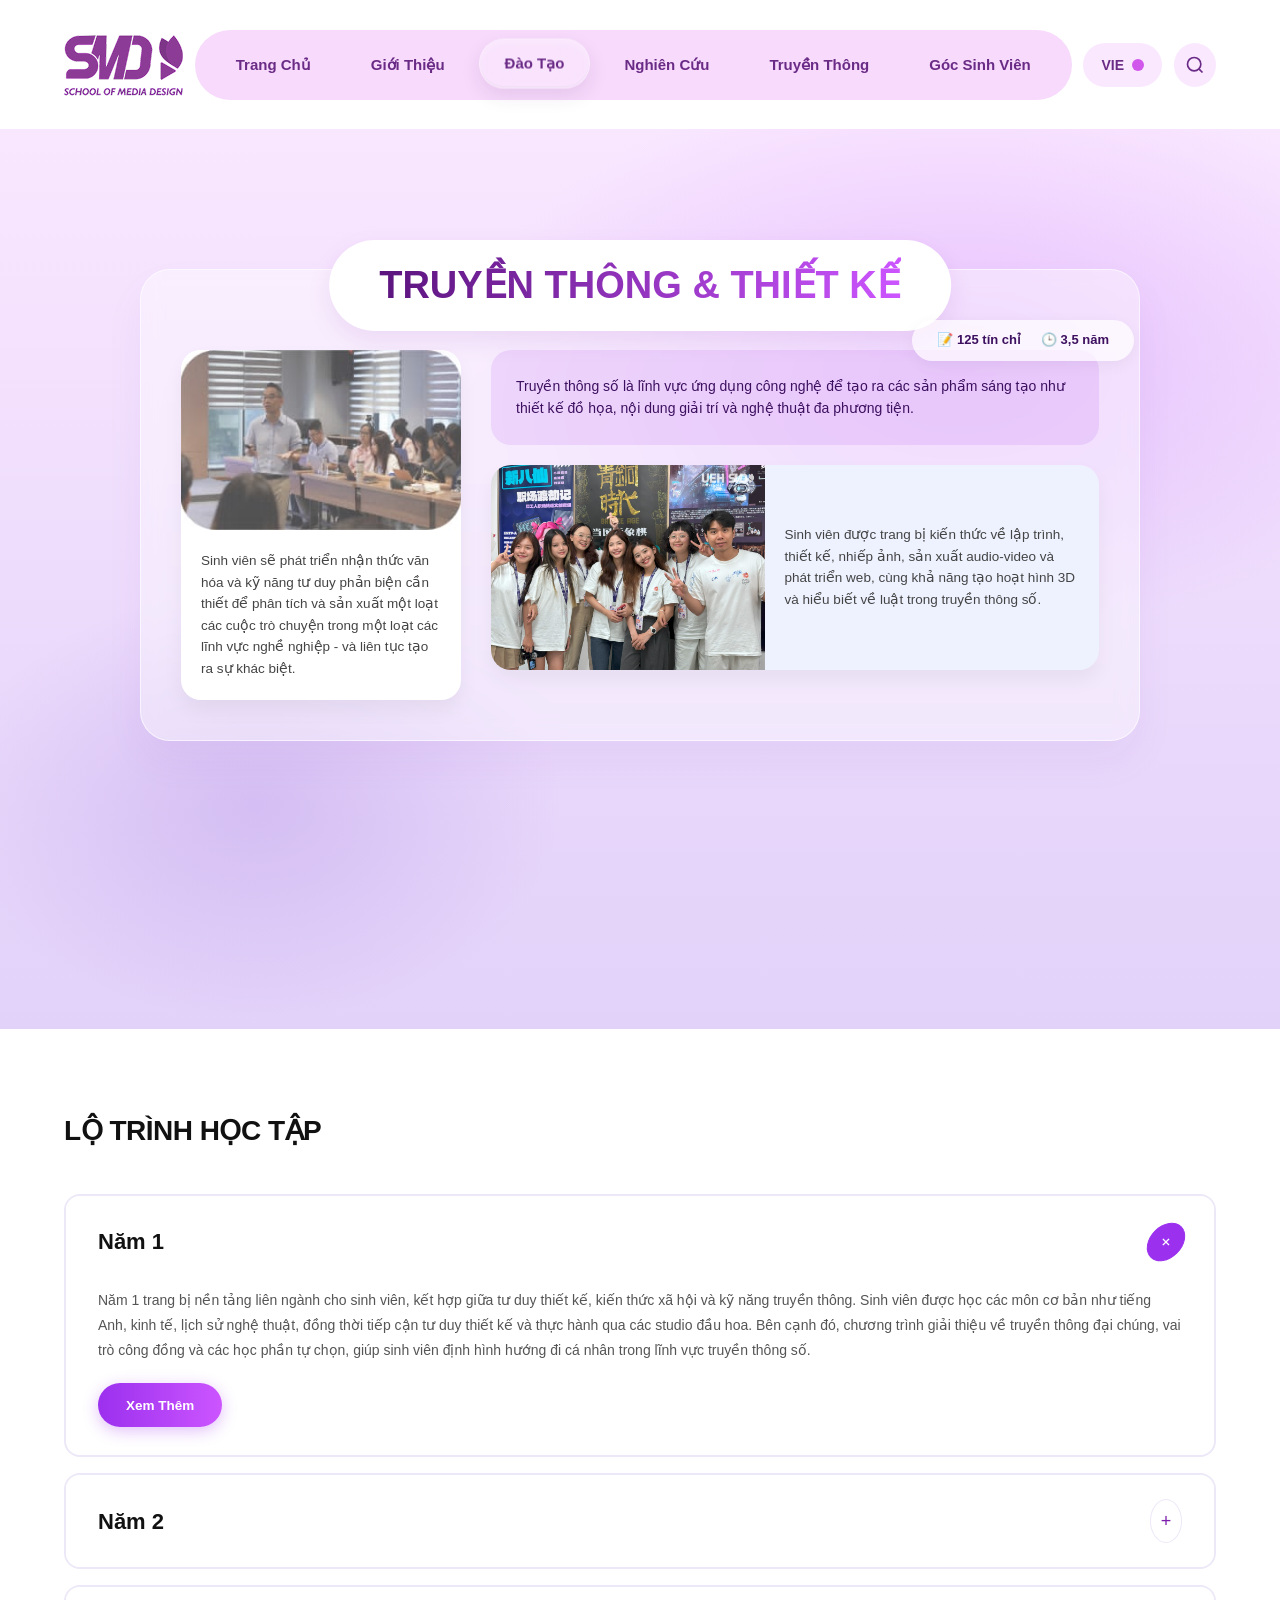
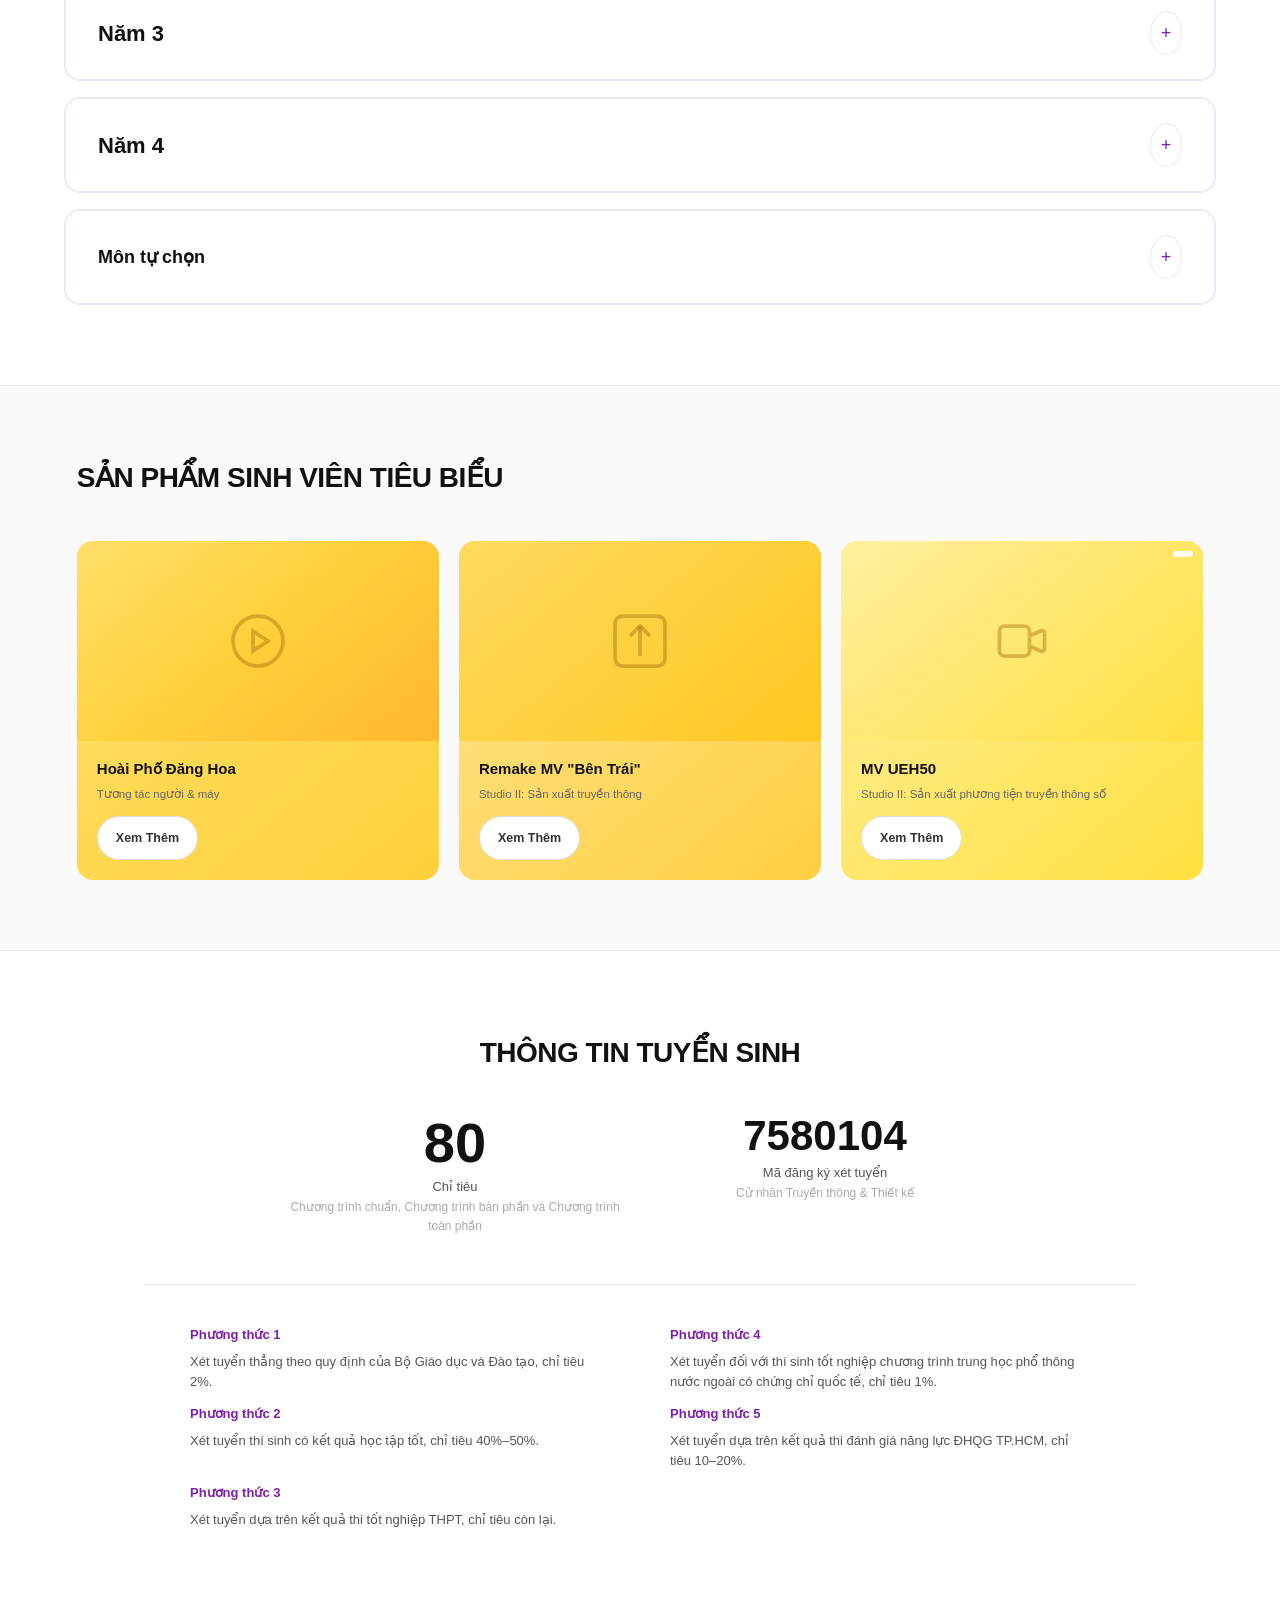
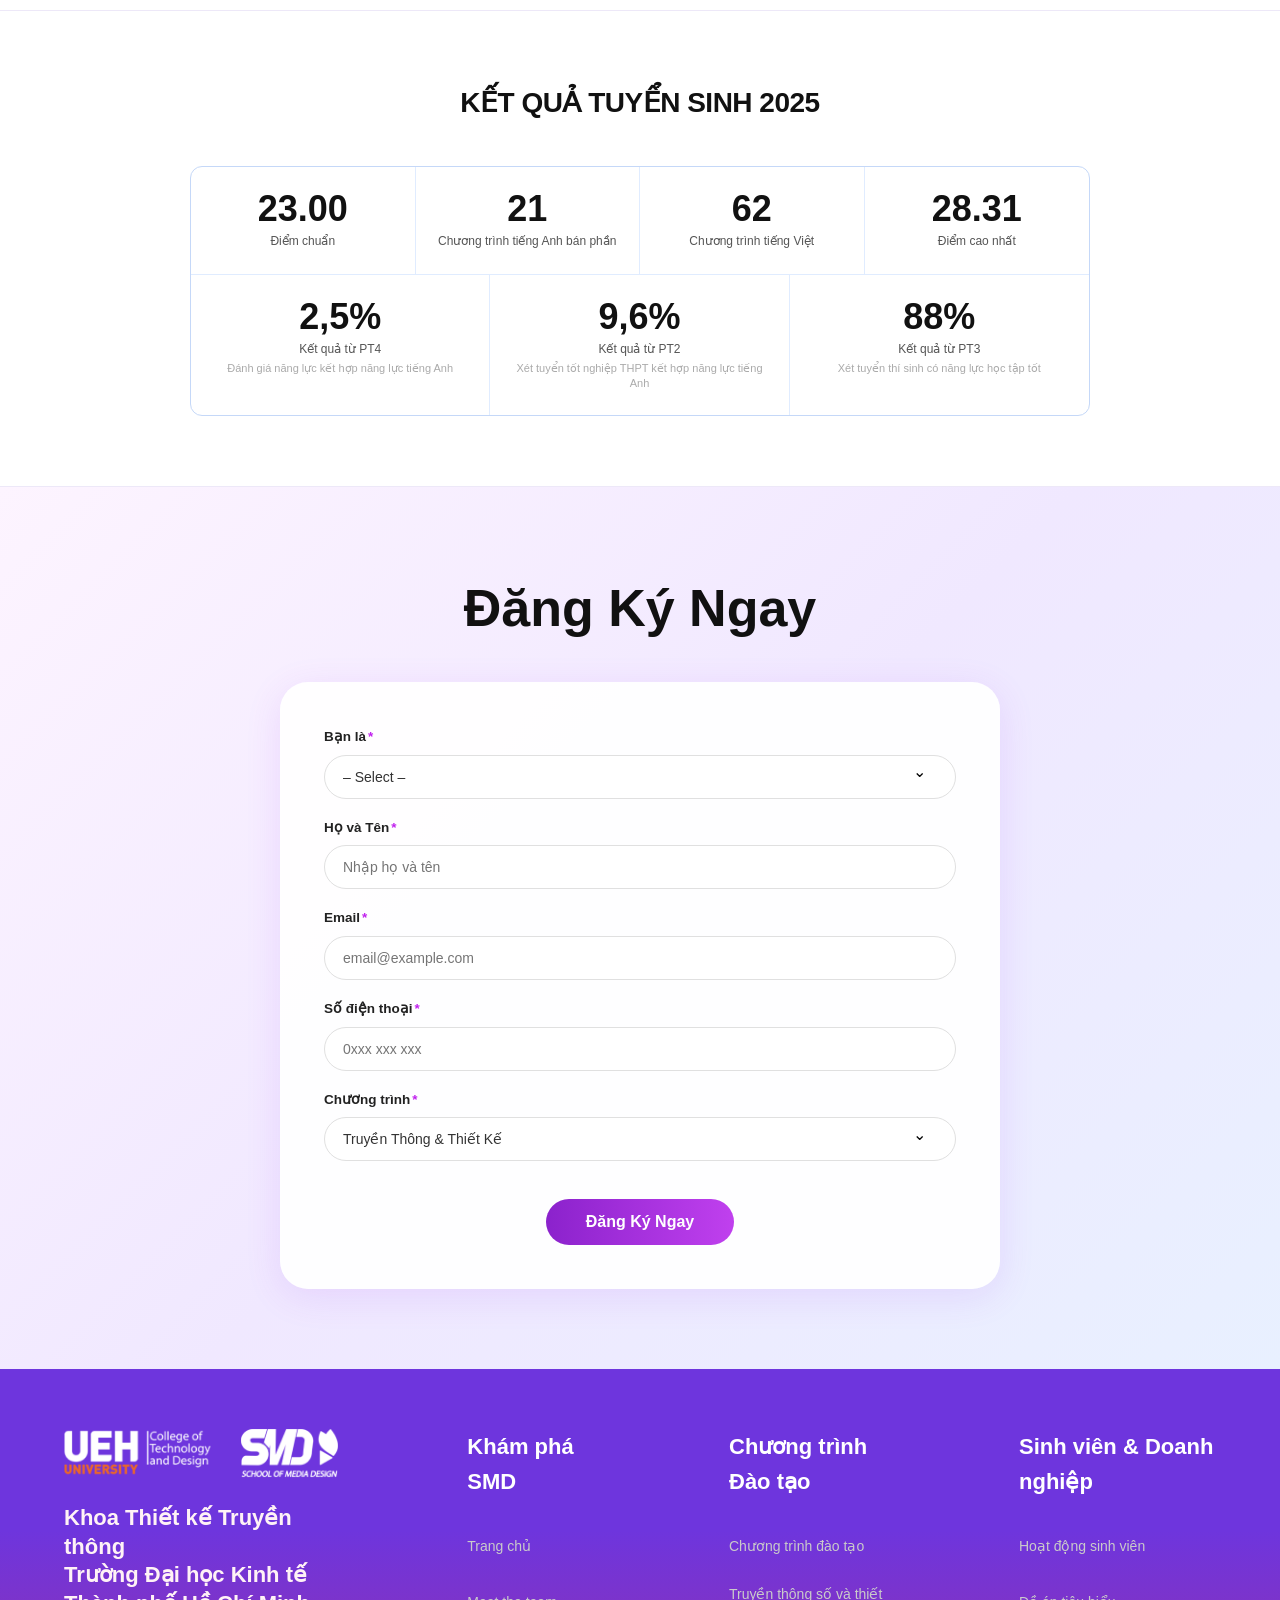
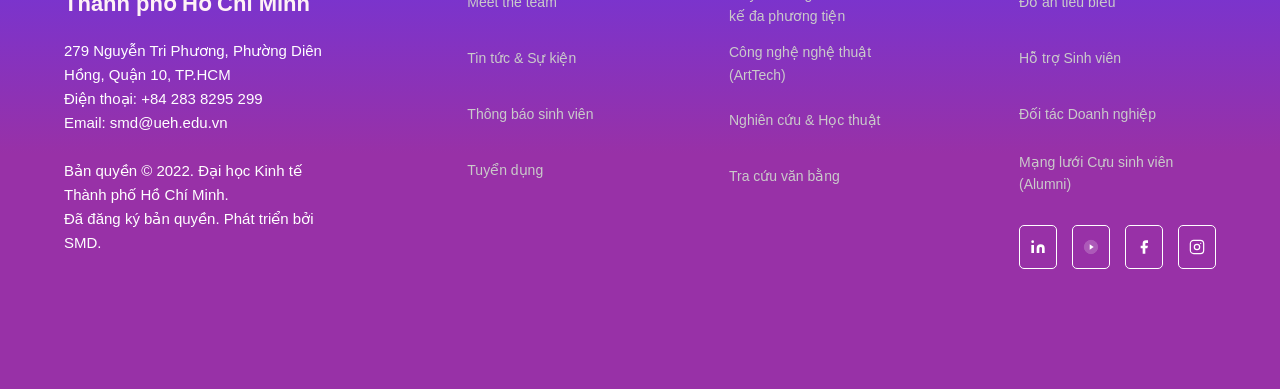
<file: html/truyen-thong-thiet-ke.html>
<!DOCTYPE html>
<html lang="vi">
<head>
<link href="https://fonts.googleapis.com/css2?family=Roboto:ital,wght@0,300;0,400;0,500;0,700;0,900;1,400&display=swap" rel="stylesheet">
<meta charset="UTF-8">
<meta name="viewport" content="width=device-width, initial-scale=1.0">
<title>Truyền Thông & Thiết Kế – SMD</title>
<style>
/* ===== RESET & BASE ===== */
*,*::before,*::after{box-sizing:border-box;margin:0;padding:0}
body{font-family:'Segoe UI',system-ui,sans-serif;color:#111;background:#fff;line-height:1.6}

/* ===== CSS VARIABLES ===== */
:root{
  --purple:#7c1faa;
  --purple-light:#9b30ee;
  --purple-dark:#3d1060;
  --pink-bg:#F7DAFC;
  --pill-bg:rgba(180,80,230,0.92);
  --accent:#cc55ff;
  --text-muted:#555;
  --border:#ede8f8;
  --card-radius:16px;
  --btn-grad:linear-gradient(90deg,#9b30ee,#cc55ff);
}

/* ===== HEADER ===== */
/* ===== RESET & CƠ BẢN ===== */
* {
    margin: 0;
    padding: 0;
    box-sizing: border-box;
    font-family: 'Inter', 'Segoe UI', sans-serif;
}

:root {
    --bg-pink: #F7DAFC; 
    --text-purple: #6a2b86;
    --accent-purple: #7c1faa;
    --glass-inner: rgba(255, 255, 255, 0.25);
    --btn-gradient: linear-gradient(90deg, #9b30ee, #cc55ff);
}
/* #9b30ee, #cc55ff */
body {
    background-color: #ffffff;
    color: #000;
}

/* ===== HEADER & NAV ===== */
.gradient-bg {
    /* Điều chỉnh tâm gradient ra giữa một chút để màu tỏa đều đặn hơn */
    background: radial-gradient(ellipse at 50% 40%, #fbedfe 0%, #e8d5fc 40%, #d8e5ff 70%, #dce8ff 100%);
    position: relative;
    padding-bottom: 0;
}

header {
    display: flex;
    justify-content: space-between;
    align-items: center;
    padding: 22px 5%;
}

.logo {
    display: flex;
    flex-direction: column;
    color: #6a2b86;
}

.logo-icon-wrap {
    display: flex;
    align-items: center;
    gap: 4px;
}
.logo-img {
    height: 48px;
    width: auto;
    object-fit: contain;
    display: block;

    /* ← Thêm dòng này để chuyển sang màu tím #6a2b86 */
    filter: invert(18%) sepia(64%) saturate(1011%) hue-rotate(263deg) brightness(90%) contrast(107%);
}
.logo-main {
    font-size: 38px;
    font-weight: 900;
    font-style: italic;
    line-height: 1;
    color: #7c1faa;
}

.logo-leaf {
    font-size: 22px;
    margin-top: -4px;
}

.logo-sub {
    font-size: 7.5px;
    font-weight: 700;
    letter-spacing: 1.5px;
    color: #6a2b86;
    margin-top: 1px;
}

nav{
    color:#6a2b86;
    background-color: var(--bg-pink);
    padding: 10px 15px;
    border-radius: 60px;
    display: flex;
    align-items: center;
}

nav ul {
    display: flex;
    list-style: none;
    gap: 8px;
    margin: 0;
    padding: 0;
}

nav a {
     text-decoration: none;
    color: var(--text-purple);
    font-weight: 600;
    font-size: 15px;
    padding: 12px 25px;
    border-radius: 50px;
    transition: all 0.4s cubic-bezier(0.4, 0, 0.2, 1);
    border: 1px solid transparent;
    display: block;
}

nav li.active a, nav a:hover {
    background: var(--glass-inner);
    backdrop-filter: blur(15px);
    -webkit-backdrop-filter: blur(15px);
    color: var(--text-purple);
    border: 1px solid rgba(255, 255, 255, 0.35);
    box-shadow: 
        inset 0 4px 6px rgba(255, 255, 255, 0.2), 
        0 8px 20px rgba(90, 26, 97, 0.1),
        inset 0 -1px 1px rgba(0, 0, 0, 0.05);
    transform: translateY(-1.5px);
}

.header-actions {
    display: flex;
    align-items: center;
    gap: 12px;
}

.lang-btn {
    background-color: #fae8ff; /* Sửa màu nền cho khớp */
    border: none;
    padding: 10px 18px;
    border-radius: 30px;
    font-weight: 700;
    font-size: 14px;
    color: #6a2b86;
    display: flex;
    align-items: center;
    gap: 8px;
    cursor: pointer;
}

.lang-btn .dot {
    width: 12px;
    height: 12px;
    background-color: #d156eb;
    border-radius: 50%;
    display: inline-block;
}

.search-btn {
    background-color: #fae8ff; /* Đổi thành nền khối, bỏ viền */
    border: none;
    border-radius: 50%;
    width: 42px;
    height: 42px;
    display: flex;
    justify-content: center;
    align-items: center;
    cursor: pointer;
    color: #6a2b86;
}

/* ===== HERO SECTION ===== */
.pg-hero{
  min-height:100vh;
  background: linear-gradient(180deg, #F9E7FF 0%, #E2D1F9 100%);
  padding: 140px 5% 60px;
  position: relative;
  display: flex;
  justify-content: center;
  align-items: flex-start;
}
.pg-hero::before{
  content:"";position:absolute;inset:0;
  background:radial-gradient(ellipse 55% 45% at 75% 25%,rgba(180,60,255,.2) 0%,transparent 70%),
             radial-gradient(ellipse 40% 40% at 20% 75%,rgba(100,50,200,.15) 0%,transparent 60%);
  pointer-events:none;
}
.hero-container {
  position: relative;
  max-width: 1000px;
  width: 100%;
  background: rgba(255, 255, 255, 0.4);
  backdrop-filter: blur(10px);
  border-radius: 30px;
  padding: 60px 40px 40px;
  border: 1px solid rgba(255, 255, 255, 0.6);
  box-shadow: 0 20px 40px rgba(124, 31, 170, 0.05);
}
/* Thẻ tiêu đề bay lên trên */
.hero-title-pill {
  position: absolute;
  top: -30px;
  left: 50%;
  transform: translateX(-50%);
  background: #fff;
  padding: 15px 50px;
  border-radius: 60px;
  box-shadow: 0 10px 25px rgba(124, 31, 170, 0.1);
  white-space: nowrap;
  z-index: 10;
}
.hero-title-pill h1 {
  font-size: 38px;
  font-weight: 900;
  color: #7c1faa;
  background: linear-gradient(90deg, #5b147d, #cc55ff);
  -webkit-background-clip: text;
  -webkit-text-fill-color: transparent;
}
/* Meta info (Tín chỉ & Năm) */
.hero-meta-overlay {
  position: absolute;
  /* Thay đổi vị trí để né box tiêu đề trắng */
  top: 50px; /* Tăng khoảng cách từ đỉnh xuống để né box */
  right: 5px; /* Khoảng cách từ lề phải, có thể giữ nguyên hoặc chỉnh nhẹ */
  
  display: flex;
  gap: 20px; /* Khoảng cách giữa 2 mục */
  
  background: rgba(255, 255, 255, 0.7); /* Nền mờ trắng */
  padding: 10px 25px;
  border-radius: 30px;
  box-shadow: 0 4px 15px rgba(0,0,0,0.05); /* Đổ bóng nhẹ */
  
  z-index: 100; /* Đảm bảo nằm trên các lớp khác */
}
.meta-item {
  font-size: 13px;
  font-weight: 600;
  color: #3d1060;
  display: flex;
  align-items: center;
  gap: 8px;
}
/* Grid Layout */
.hero-grid {
  display: grid;
  grid-template-columns: 280px 1fr;
  gap: 30px;
  margin-top: 20px;
}
.hero-tag{
  display:inline-flex;align-items:center;gap:10px;
  background:var(--pill-bg);color:#fff;
  padding:10px 28px;border-radius:50px;
  font-size:clamp(18px,3vw,26px);font-weight:900;letter-spacing:.5px;
  margin-bottom:28px;backdrop-filter:blur(8px);
  box-shadow:0 8px 30px rgba(150,30,230,.35);
}
.hero-left-col {
  display: flex;
  flex-direction: column;
  gap: 20px;
}
.hero-desc-box {
  background: rgba(180, 80, 230, 0.15);
  padding: 25px;
  border-radius: 20px;
  font-size: 14px;
  color: #3d1060;
  line-height: 1.6;
}
.hero-img-card {
  background: #fff;
  border-radius: 20px;
  overflow: hidden;
  box-shadow: 0 10px 20px rgba(0,0,0,0.05);
}
.hero-img-card img {
  width: 100%;
  height: 180px;
  object-fit: cover;
  display: block;
}
.hero-img-card .card-text {
  padding: 20px;
  font-size: 13.5px;
  color: #444;
}
.hero-meta{display:flex;gap:20px;margin-bottom:32px;flex-wrap:wrap}
.hero-meta-item{
  background:rgba(255,255,255,.65);backdrop-filter:blur(8px);
  border:1px solid rgba(255,255,255,.5);border-radius:50px;
  padding:8px 20px;font-size:13px;font-weight:600;color:#4a1070;
  display:flex;align-items:center;gap:6px;
}
.hero-meta-item svg{opacity:.7}

.hero-body{display:grid;grid-template-columns:1fr 1fr;gap:28px;margin-top:20px}
.hero-card{
  background:rgba(255,255,255,.75);backdrop-filter:blur(12px);
  border:1px solid rgba(255,255,255,.6);border-radius:20px;
  padding:28px;box-shadow:0 8px 32px rgba(150,30,200,.1);
}
.hero-card-img{
  width:100%;height:160px;object-fit:cover;
  border-radius:12px;margin-bottom:16px;
  background:linear-gradient(135deg,#d4a8f0,#a8c8f0);
  display:block;
}
/* Floating Chat */
.chat-btn-top {
  position: absolute;
  top: 130px;
  right: 5%;
  background: #7c1faa;
  color: #fff;
  padding: 10px 20px;
  border-radius: 30px;
  font-size: 12px;
  font-weight: 700;
  box-shadow: 0 5px 15px rgba(124, 31, 170, 0.3);
  z-index: 100;
}
.hero-card p{font-size:14px;color:#3a1060;line-height:1.7}

/* Live chat bubble */
.chat-bubble{
  position:absolute;right:5%;top:130px;
  background:#7c1faa;color:#fff;
  padding:10px 20px;border-radius:50px;
  font-size:13px;font-weight:700;
  box-shadow:0 4px 20px rgba(124,31,170,.4);
  display:flex;align-items:center;gap:8px;
  animation:float 3s ease-in-out infinite;
}
.chat-bubble::before{content:"💬";font-size:14px}
@keyframes float{0%,100%{transform:translateY(0)}50%{transform:translateY(-8px)}}

/* ===== SECTION COMMONS ===== */
section.content-section{padding:70px 6%}
.section-title{
  font-size:clamp(22px,4vw,32px);font-weight:900;
  color:#111;margin-bottom:40px;letter-spacing:-.5px;
}

/* ===== LỘ TRÌNH HỌC TẬP ===== */
.roadmap-section { padding: 80px 5%; }.roadmap-list{display:flex;flex-direction:column;gap:16px}
.section-title { font-size: 28px; font-weight: 900; margin-bottom: 40px; text-align: left; }
.roadmap-item{
  border:2px solid var(--border);border-radius:var(--card-radius);
  overflow:hidden;transition:border-color .2s;
}
.roadmap-item:hover{border-color:rgba(155,48,238,.3)}
.roadmap-header{
  display:flex;align-items:center;justify-content:space-between;
  padding:24px 32px;cursor:pointer;user-select:none;
  background:#fff;
}
.roadmap-header:hover{background:#fdfaff}
.roadmap-year{font-size:22px;font-weight:900;color:#111}
.roadmap-toggle{
  width:32px;height:32px;border-radius:50%;
  border:1.5px solid var(--border);background:#fff;
  display:flex;align-items:center;justify-content:center;
  color:var(--purple);font-size:18px;transition:all .25s;cursor:pointer;flex-shrink:0;
}
.roadmap-item.open .roadmap-toggle{background:var(--purple-light);color:#fff;border-color:var(--purple-light);transform:rotate(45deg)}
.roadmap-body{
  max-height:0;overflow:hidden;transition:max-height .35s ease,padding .3s ease;
  padding:0 32px;
}
.roadmap-item.open .roadmap-body{max-height:400px;padding:0 32px 28px}
.roadmap-body p{font-size:14px;color:var(--text-muted);line-height:1.8;margin-bottom:20px}
.btn-xem-them{
  background:var(--btn-grad);color:#fff;border:none;
  padding:10px 28px;border-radius:50px;font-size:13.5px;font-weight:700;
  cursor:pointer;transition:opacity .2s,transform .2s;
  box-shadow:0 4px 16px rgba(155,48,238,.3);
}
.btn-xem-them:hover{opacity:.9;transform:translateY(-1px)}

/* Môn tự chọn — dashed border */
/*.roadmap-item.optional{border:2px dashed rgba(155,48,238,.4);background:rgba(248,240,255,.5)}

/* ===== SẢN PHẨM SINH VIÊN ===== */
.products-section{padding:70px 6%;background:#fafafa;border-top:1.5px solid var(--border)}
.products-grid{display:grid;grid-template-columns:repeat(3,1fr);gap:20px}
.product-card{
  border-radius:var(--card-radius);overflow:hidden;
  background:linear-gradient(140deg,#ffe06a,#ffd03a);
  cursor:pointer;transition:transform .25s,box-shadow .25s;
  position:relative;
}
.product-card:hover{transform:translateY(-4px);box-shadow:0 16px 40px rgba(0,0,0,.12)}
.product-card-img{
  width:100%;height:200px;object-fit:cover;display:block;
  background:linear-gradient(140deg,#ffe06a 0%,#ffd03a 50%,#ffb830 100%);
}
.product-badge{
  position:absolute;top:12px;right:12px;
  background:rgba(255,255,255,.92);color:#333;
  padding:4px 12px;border-radius:20px;font-size:11px;font-weight:700;
}
.product-card-body{padding:16px 20px 20px}
.product-card-body h3{font-size:15px;font-weight:800;color:#111;margin-bottom:4px}
.product-card-body .studio{font-size:11.5px;color:#666;margin-bottom:12px}
.btn-card{
  background:#fff;border:1.5px solid #ddd;color:#333;
  padding:7px 18px;border-radius:50px;font-size:12.5px;font-weight:700;
  cursor:pointer;transition:all .2s;
}
.btn-card:hover{border-color:var(--purple);color:var(--purple)}

/* ===== TUYỂN SINH ===== */
.admission-section{padding:80px 6%;background:#fff;border-top:1.5px solid var(--border)}
.admission-section .section-title{text-align:center}
.ts-stats{
  display:grid;grid-template-columns:1fr 1fr;gap:40px;
  max-width:700px;margin:0 auto 48px;text-align:center;
}
.ts-stat-num{font-size:clamp(36px,6vw,56px);font-weight:900;color:#111;line-height:1}
.ts-stat-label{font-size:13px;color:var(--text-muted);margin-top:6px;line-height:1.5}
.ts-divider{border:none;border-top:1.5px solid var(--border);margin:0 6%}

.ts-methods{display:grid;grid-template-columns:1fr 1fr;gap:12px 60px;margin-top:40px;max-width:900px;margin-left:auto;margin-right:auto}
.ts-method{display:flex;flex-direction:column;gap:4px}
.ts-method-label{font-size:13px;font-weight:700;color:var(--purple);margin-bottom:2px}
.ts-method-desc{font-size:13px;color:var(--text-muted);line-height:1.55}

/* ===== KẾT QUẢ TUYỂN SINH ===== */
.result-section{padding:70px 6%;background:#fff;border-top:1.5px solid var(--border)}
.result-section .section-title{text-align:center}
.result-table-wrap{
  border:1.5px solid #c5d8f8;border-radius:12px;overflow:hidden;
  max-width:900px;margin:0 auto;
}
.result-row{display:grid;border-bottom:1.5px solid #e0ecff}
.result-row:last-child{border-bottom:none}
.result-row.top{grid-template-columns:repeat(4,1fr)}
.result-row.bottom{grid-template-columns:repeat(3,1fr)}
.result-cell{
  padding:24px 16px;text-align:center;
  border-right:1.5px solid #e0ecff;
}
.result-cell:last-child{border-right:none}
.result-cell-num{font-size:clamp(24px,4vw,36px);font-weight:900;color:#111;line-height:1}
.result-cell-label{font-size:12px;color:var(--text-muted);margin-top:6px;line-height:1.4}
.result-cell-sub{font-size:11px;color:#aaa;margin-top:4px;line-height:1.35}

/* ===== FORM ===== */
.form-section{
  background:linear-gradient(135deg,#fdf4ff 0%,#f0e8ff 50%,#e8f0ff 100%);
  padding:80px 6%;border-top:1.5px solid var(--border);
}
.form-title{
  font-size:clamp(36px,5vw,52px);font-weight:900;color:#111;
  margin-bottom:32px;text-align:center;
  width: 100%;       /* Đảm bảo chiếm hết chiều ngang để căn giữa chính xác */
}
.form-card{
  background:rgba(255,255,255,.96);border-radius:28px;
  padding:44px;box-shadow:0 8px 36px rgba(160,60,240,.12);
  display:flex;flex-direction:column;gap:18px;
  max-width:720px;margin:0 auto;
}
.form-group{display:flex;flex-direction:column;gap:7px}
.form-group label{font-size:13.5px;font-weight:600;color:#222}
.required{color:#c020ee;margin-left:2px}
.form-group input,.select-wrap select{
  width:100%;padding:13px 18px;border:1.5px solid #e0e0e0;
  border-radius:50px;font-size:14px;color:#333;background:#fff;
  outline:none;appearance:none;-webkit-appearance:none;
  transition:border-color .2s,box-shadow .2s;
}
.form-group input:focus,.select-wrap select:focus{
  border-color:#c020ee;box-shadow:0 0 0 3px rgba(192,32,238,.08);
}
.select-wrap{position:relative}
.select-arrow{
  position:absolute;
  right:30px;
  top:40%;
  transform:translateY(-50%);
}.btn-submit{
  width: fit-content;        /* thay vì 100% */
  padding: 14px 40px;
  margin: 20px auto 0;       /* căn giữa */
  display: block;

  background: linear-gradient(90deg,#8b22cc,#c040ee);
  color: #fff;
  border: none;
  border-radius: 50px;
  font-size: 16px;
  font-weight: 700;
  cursor: pointer;
  transition: 0.3s;
}
.btn-submit:hover{opacity:.9;transform:translateY(-1px)}

/* ===== FOOTER ===== */
/* ===== FOOTER ===== */
.site-footer {
    /* Đã lật ngược hướng: Màu tím đỏ sang trái, tím xanh sang phải */
    background: linear-gradient(
        to bottom, 
        #6e35dd 26%, 
        #9831a7 62%
    );
    padding: 60px 5% 120px;
}
.footer-container {
    display: grid;
    grid-template-columns: 2fr 1fr 1.2fr 1.2fr;
    gap: 120px;
    max-width: 1440px;
    margin: 0 auto;
}
.footer-logos {
    display: flex;
    gap: 30px;
    margin-bottom: 25px;
}
.footer-logo {
    height: 50px;
    object-fit: contain;
}
.footer-institute {
    font-size: 22px;
    font-weight: 600;
    color: #FFF2F6;
    line-height: 1.3;
    margin-bottom: 20px;
}
.footer-contact {
    font-size: 15px;
    color: #FFFFFF;
    line-height: 1.6;
}
.links-col h3 {
    font-size: 22px;
    font-weight: 600;
    color: #FFFFFF;
    margin-bottom: 25px;
}
.links-col ul { list-style: none; }
.links-col ul li { margin-bottom: 12px; }
.links-col ul li a {
    color: #CACACA;
    text-decoration: none;
    font-size: 14px;
    transition: color 0.3s;
}
.links-col ul li a:hover { color: #FFFFFF; }
.social-links {
    display: flex;
    gap: 15px;
    margin-top: 30px;
}
.social-links a {
    color: #FFFFFF;
    text-decoration: none;
    font-size: 14px;
    border: 1px solid #FFF;
    padding: 5px 10px;
    border-radius: 5px;
}






/* ===== RESPONSIVE ===== */
@media(max-width:900px){
  
  .hero-body,.products-grid,.ts-stats,.ts-methods,.footer-inner{grid-template-columns:1fr}
  .result-row.top{grid-template-columns:repeat(2,1fr)}
  .result-row.bottom{grid-template-columns:1fr}
  .dt-header nav{display:none}
  .chat-bubble{display:none}
}
</style>
<link rel="stylesheet" href="../css/responsive.css">
</head>

<body>

<header>
    <div class="logo">
        <img src="../pic/SMD Logo (1).png" alt="SMD - School of Media Design">
    </div>
    <nav>
        <ul>
            <li><a href="truyen_thong.html">Trang Chủ</a></li>
            <li><a href="#">Giới Thiệu</a></li>
            <li class="active"><a href="daotao.html">Đào Tạo</a></li>
            <li><a href="#">Nghiên Cứu</a></li>
            <li><a href="trangchu.html">Truyền Thông</a></li>
            <li><a href="index.html">Góc Sinh Viên</a></li>
        </ul>
    </nav>
    <div class="header-actions">
        <button class="lang-btn" id="langToggle">VIE <span class="dot"></span></button>
        <button class="search-btn">
            <svg width="20" height="20" viewBox="0 0 24 24" fill="none" stroke="currentColor" stroke-width="2">
                <circle cx="11" cy="11" r="8"></circle>
                <line x1="21" y1="21" x2="16.65" y2="16.65"></line>
            </svg>
        </button>
    </div>
</header>


<section class="pg-hero">
  <div class="hero-container">
    <div class="hero-title-pill">
      <h1>TRUYỀN THÔNG & THIẾT KẾ</h1>
    </div>

    <div class="hero-meta-overlay">
      
      <div class="meta-item">📝 125 tín chỉ</div>
      <div class="meta-item">🕒 3,5 năm</div>
    </div>

    <div class="hero-grid">
      <div class="hero-left-col">
        <div class="hero-img-card">
          <img src="../pic/thay.jpg" alt="Giảng viên">
          <div class="card-text">
            Sinh viên sẽ phát triển nhận thức văn hóa và kỹ năng tư duy phản biện cần thiết để phân tích và sản xuất một loạt các cuộc trò chuyện trong một loạt các lĩnh vực nghề nghiệp - và liên tục tạo ra sự khác biệt.
          </div>
        </div>
      </div>

      <div class="hero-right-col">
        <div class="hero-desc-box">
          Truyền thông số là lĩnh vực ứng dụng công nghệ để tạo ra các sản phẩm sáng tạo như thiết kế đồ họa, nội dung giải trí và nghệ thuật đa phương tiện.
        </div>
        
        <div class="hero-img-card" style="margin-top: 20px; display: flex; align-items: center; background: #eef2ff;">
          <img src="../pic/gr.jpg" alt="Sinh viên" style="width: 45%; height: auto;">
          <div class="card-text">
            Sinh viên được trang bị kiến thức về lập trình, thiết kế, nhiếp ảnh, sản xuất audio-video và phát triển web, cùng khả năng tạo hoạt hình 3D và hiểu biết về luật trong truyền thông số.
          </div>
        </div>
      </div>
    </div>
  </div>
</section>

<!-- ===== LỘ TRÌNH HỌC TẬP ===== -->
<section class="roadmap-section">
  <h2 class="section-title">LỘ TRÌNH HỌC TẬP</h2>

  <div class="roadmap-list">

    <!-- Năm 1 -->
    <div class="roadmap-item open">
      <div class="roadmap-header" onclick="toggleItem(this)">
        <span class="roadmap-year">Năm 1</span>
        <button class="roadmap-toggle">+</button>
      </div>
      <div class="roadmap-body">
        <p>Năm 1 trang bị nền tảng liên ngành cho sinh viên, kết hợp giữa tư duy thiết kế, kiến thức xã hội và kỹ năng truyền thông. Sinh viên được học các môn cơ bản như tiếng Anh, kinh tế, lịch sử nghệ thuật, đồng thời tiếp cận tư duy thiết kế và thực hành qua các studio đầu hoa. Bên cạnh đó, chương trình giải thiệu về truyền thông đại chúng, vai trò công đồng và các học phần tự chọn, giúp sinh viên định hình hướng đi cá nhân trong lĩnh vực truyền thông số.</p>
        <button class="btn-xem-them" onclick="window.location.href='#'">Xem Thêm</button>
      </div>
    </div>

    <!-- Năm 2 -->
    <div class="roadmap-item">
      <div class="roadmap-header" onclick="toggleItem(this)">
        <span class="roadmap-year">Năm 2</span>
        <button class="roadmap-toggle">+</button>
      </div>
      <div class="roadmap-body">
        <p>Năm 2 tập trung phát triển tư duy chiến lược và kỹ năng chuyên sâu trong truyền thông. Sinh viên được học về marketing, quản trị và hành vi trong lĩnh vực nghệ thuật – văn hóa, lịch sử tham gia các studio với nhu cầu sản xuất thực tế, xây dựng chiến lược nội dung và quảng cáo. Bên cạnh đó, chương trình giúp sinh viên hiểu và nghiên cứu cộng đồng người tiêu dùng; từ đó nâng cao khả năng ứng dụng trong môi trường thực tiễn.</p>
        <button class="btn-xem-them" onclick="window.location.href='#'">Xem Thêm</button>
      </div>
    </div>

    <!-- Năm 3 -->
    <div class="roadmap-item">
      <div class="roadmap-header" onclick="toggleItem(this)">
        <span class="roadmap-year">Năm 3</span>
        <button class="roadmap-toggle">+</button>
      </div>
      <div class="roadmap-body">
        <p>Năm 3 hướng đến phát triển chuyên môn sâu và khả năng ứng dụng thực tế. Sinh viên được tiếp cận các lĩnh vực như UI/UX, truyền thông xã hội, công nghệ mới và xu hướng truyền thông hiện đại, đồng thời rèn luyện tư duy khởi nghiệp và chiến lược nội dung. Các hoạt động project giúp sinh viên trực tiếp tham gia sản xuất, tổ chức sự kiện và phát triển sản phẩm số. Bên cạnh đó, chương trình tích hợp trải nghiệm thực tế và thực tập, tạo nền tảng vững chắc cho môi trường làm việc chuyên nghiệp.</p>
        <button class="btn-xem-them" onclick="window.location.href='#'">Xem Thêm</button>
      </div>
    </div>

    <!-- Năm 4 -->
    <div class="roadmap-item">
      <div class="roadmap-header" onclick="toggleItem(this)">
        <span class="roadmap-year">Năm 4</span>
        <button class="roadmap-toggle">+</button>
      </div>
      <div class="roadmap-body">
        <p>Năm 4 tập trung hoàn thiện năng lực chuyên môn thông qua đồ án tốt nghiệp. Sinh viên vận dụng toàn bộ kiến thức và kỹ năng đã tích lũy để phát triển một dự án truyền thông hoặc sản phẩm sáng tạo hoàn chỉnh, thể hiện tư duy cá nhân và khả năng làm việc trong mọi trường thực tế.</p>
        <button class="btn-xem-them" onclick="window.location.href='#'">Xem Thêm</button>
      </div>
    </div>

    <!-- Môn tự chọn -->
    <div class="roadmap-item optional">
      <div class="roadmap-header" onclick="toggleItem(this)">
        <span class="roadmap-year" style="font-size:18px">Môn tự chọn</span>
        <button class="roadmap-toggle">+</button>
      </div>
      <div class="roadmap-body">
        <p>Các môn tự chọn giúp sinh viên linh hoạt phát triển kỹ năng cá nhân và định hướng chuyên môn, từ kỹ năng mềm như tư duy tích cực, lãnh đạo, viết lách đến các lĩnh vực sáng tạo như truyền thông kỹ thuật số và làm phim.</p>
        <button class="btn-xem-them" onclick="window.location.href='#'">Xem Thêm</button>
      </div>
    </div>

  </div>
</section>

<!-- ===== SẢN PHẨM SINH VIÊN ===== -->
<section class="products-section">
  <h2 class="section-title">SẢN PHẨM SINH VIÊN TIÊU BIỂU</h2>
  <div class="products-grid">

    <div class="product-card">
      <div class="product-card-img" style="background:linear-gradient(140deg,#ffe06a,#ffd03a,#ffb830);display:flex;align-items:center;justify-content:center">
        <svg width="60" height="60" viewBox="0 0 24 24" fill="none" stroke="rgba(160,100,0,0.4)" stroke-width="1.5"><circle cx="12" cy="12" r="10"/><polygon points="10 8 16 12 10 16 10 8"/></svg>
      </div>
      <div class="product-card-body">
        <h3>Hoài Phố Đăng Hoa</h3>
        <div class="studio">Tương tác người & máy</div>
        <button class="btn-card">Xem Thêm</button>
      </div>
    </div>

    <div class="product-card" style="background:linear-gradient(140deg,#ffe590,#ffcf40)">
      <div class="product-card-img" style="background:linear-gradient(140deg,#ffda60,#ffc820);display:flex;align-items:center;justify-content:center">
        <svg width="60" height="60" viewBox="0 0 24 24" fill="none" stroke="rgba(160,100,0,0.4)" stroke-width="1.5"><rect x="2" y="2" width="20" height="20" rx="3"/><path d="M8 10 L12 6 L16 10"/><line x1="12" y1="6" x2="12" y2="18"/></svg>
      </div>
      <div class="product-card-body">
        <h3>Remake MV "Bên Trái"</h3>
        <div class="studio">Studio II: Sản xuất truyền thông</div>
        <button class="btn-card">Xem Thêm</button>
      </div>
    </div>

    <div class="product-card" style="background:linear-gradient(140deg,#fff0a0,#ffe040)">
      <div class="product-card-img" style="background:linear-gradient(140deg,#fff0a0,#ffe040);display:flex;align-items:center;justify-content:center;position:relative">
        <div style="position:absolute;top:10px;right:10px;background:rgba(255,255,255,.9);color:#333;padding:3px 10px;border-radius:20px;font-size:11px;font-weight:700"></div>
        <svg width="60" height="60" viewBox="0 0 24 24" fill="none" stroke="rgba(160,100,0,0.4)" stroke-width="1.5"><path d="M15 10l4.553-2.069A1 1 0 0121 8.87v6.26a1 1 0 01-1.447.9L15 14M3 8a2 2 0 012-2h8a2 2 0 012 2v8a2 2 0 01-2 2H5a2 2 0 01-2-2V8z"/></svg>
      </div>
      <div class="product-card-body">
        <h3>MV UEH50</h3>
        <div class="studio">Studio II: Sản xuất phương tiện truyền thông số</div>
        <button class="btn-card">Xem Thêm</button>
      </div>
    </div>

  </div>
</section>

<!-- ===== THÔNG TIN TUYỂN SINH ===== -->
<section class="admission-section">
  <h2 class="section-title">THÔNG TIN TUYỂN SINH</h2>

  <div class="ts-stats">
    <div style="text-align:center">
      <div class="ts-stat-num">80</div>
      <div class="ts-stat-label">Chỉ tiêu<br><span style="font-size:12px;color:#aaa">Chương trình chuẩn, Chương trình bán phần và Chương trình toàn phần</span></div>
    </div>
    <div style="text-align:center">
      <div class="ts-stat-num" style="font-size:clamp(28px,4vw,42px)">7580104</div>
      <div class="ts-stat-label">Mã đăng ký xét tuyển<br><span style="font-size:12px;color:#aaa">Cử nhân Truyền thông &amp; Thiết kế</span></div>
    </div>
  </div>

  <hr class="ts-divider">

  <div class="ts-methods">
    <div class="ts-method">
      <span class="ts-method-label">Phương thức 1</span>
      <span class="ts-method-desc">Xét tuyển thẳng theo quy định của Bộ Giáo dục và Đào tạo, chỉ tiêu 2%.</span>
    </div>
    <div class="ts-method">
      <span class="ts-method-label">Phương thức 4</span>
      <span class="ts-method-desc">Xét tuyển đối với thí sinh tốt nghiệp chương trình trung học phổ thông nước ngoài có chứng chỉ quốc tế, chỉ tiêu 1%.</span>
    </div>
    <div class="ts-method">
      <span class="ts-method-label">Phương thức 2</span>
      <span class="ts-method-desc">Xét tuyển thí sinh có kết quả học tập tốt, chỉ tiêu 40%–50%.</span>
    </div>
    <div class="ts-method">
      <span class="ts-method-label">Phương thức 5</span>
      <span class="ts-method-desc">Xét tuyển dựa trên kết quả thi đánh giá năng lực ĐHQG TP.HCM, chỉ tiêu 10–20%.</span>
    </div>
    <div class="ts-method">
      <span class="ts-method-label">Phương thức 3</span>
      <span class="ts-method-desc">Xét tuyển dựa trên kết quả thi tốt nghiệp THPT, chỉ tiêu còn lại.</span>
    </div>
  </div>
</section>

<!-- ===== KẾT QUẢ TUYỂN SINH 2025 ===== -->
<section class="result-section">
  <h2 class="section-title">KẾT QUẢ TUYỂN SINH 2025</h2>

  <div class="result-table-wrap">
    <div class="result-row top">
      <div class="result-cell">
        <div class="result-cell-num">23.00</div>
        <div class="result-cell-label">Điểm chuẩn</div>
      </div>
      <div class="result-cell">
        <div class="result-cell-num">21</div>
        <div class="result-cell-label">Chương trình tiếng Anh bán phần</div>
      </div>
      <div class="result-cell">
        <div class="result-cell-num">62</div>
        <div class="result-cell-label">Chương trình tiếng Việt</div>
      </div>
      <div class="result-cell">
        <div class="result-cell-num">28.31</div>
        <div class="result-cell-label">Điểm cao nhất</div>
      </div>
    </div>
    <div class="result-row bottom">
      <div class="result-cell">
        <div class="result-cell-num">2,5%</div>
        <div class="result-cell-label">Kết quả từ PT4</div>
        <div class="result-cell-sub">Đánh giá năng lực kết hợp năng lực tiếng Anh</div>
      </div>
      <div class="result-cell">
        <div class="result-cell-num">9,6%</div>
        <div class="result-cell-label">Kết quả từ PT2</div>
        <div class="result-cell-sub">Xét tuyển tốt nghiệp THPT kết hợp năng lực tiếng Anh</div>
      </div>
      <div class="result-cell">
        <div class="result-cell-num">88%</div>
        <div class="result-cell-label">Kết quả từ PT3</div>
        <div class="result-cell-sub">Xét tuyển thí sinh có năng lực học tập tốt</div>
      </div>
    </div>
  </div>
</section>

<!-- ===== FORM ĐĂNG KÝ ===== -->
<section class="form-section" id="form-section">
  <h2 class="form-title">Đăng Ký Ngay</h2>
  <div class="form-card">
    <div class="form-group">
      <label>Bạn là<span class="required">*</span></label>
      <div class="select-wrap">
        <select><option value="">– Select –</option><option>Học sinh THPT</option><option>Sinh viên Đại học</option><option>Người đi làm</option><option>Khác</option></select>
        <span class="select-arrow">&#8964;</span>
      </div>
    </div>
    <div class="form-group">
      <label>Họ và Tên<span class="required">*</span></label>
      <input type="text" placeholder="Nhập họ và tên">
    </div>
    <div class="form-group">
      <label>Email<span class="required">*</span></label>
      <input type="email" placeholder="email@example.com">
    </div>
    <div class="form-group">
      <label>Số điện thoại<span class="required">*</span></label>
      <input type="tel" placeholder="0xxx xxx xxx">
    </div>
    <div class="form-group">
      <label>Chương trình<span class="required">*</span></label>
      <div class="select-wrap">
        <select>
          <option value="">– Select –</option>
          <option selected>Truyền Thông &amp; Thiết Kế</option>
          <option>ArtTech</option>
          <option>ArtTech &amp; Media (Thạc Sĩ)</option>
          <option>ArtTech &amp; Media Study (Tiến Sĩ)</option>
          <option>UEH – Macao</option>
        </select>
        <span class="select-arrow">&#8964;</span>
      </div>
    </div>
    <button class="btn-submit" id="submitBtn">Đăng Ký Ngay</button>
  </div>
</section>

<!-- ===== FOOTER ===== -->
    <footer class="site-footer">
        <div class="footer-container">
            <div class="footer-col brand-col">
                <div class="footer-logos">
                    <img src="../pic/W-CTD-1.png" alt="UEH Logo" class="footer-logo">
                    <img src="../pic/Butterfly-300x154.png" alt="SMD Logo" class="footer-logo">
                </div>
                <h3 class="footer-institute">Khoa Thiết kế Truyền thông<br>Trường Đại học Kinh tế Thành phố Hồ Chí Minh</h3>
                <p class="footer-contact">
                    279 Nguyễn Tri Phương, Phường Diên Hồng, Quận 10, TP.HCM<br>
                    Điện thoại: +84 283 8295 299<br>
                    Email: smd@ueh.edu.vn<br><br>
                    Bản quyền © 2022. Đại học Kinh tế Thành phố Hồ Chí Minh.<br>
                    Đã đăng ký bản quyền. Phát triển bởi SMD.
                </p>
            </div>

            <div class="footer-col links-col">
                <h3>Khám phá SMD</h3>
                <ul>
                    <li><a href="truyen_thong.html">Trang chủ</a></li>
                    <li><a href="#">Meet the team</a></li>
                    <li><a href="trangchu.html">Tin tức & Sự kiện</a></li>
                    <li><a href="#">Thông báo sinh viên</a></li>
                    <li><a href="#">Tuyển dụng</a></li>
                </ul>
            </div>

            <div class="footer-col links-col">
                <h3>Chương trình Đào tạo</h3>
                <ul>
                    <li><a href="daotao.html">Chương trình đào tạo</a></li>
                    <li><a href="truyen-thong-thiet-ke.html">Truyền thông số và thiết kế đa phương tiện</a></li>
                    <li><a href="#">Công nghệ nghệ thuật (ArtTech)</a></li>
                    <li><a href="#">Nghiên cứu & Học thuật</a></li>
                    <li><a href="#">Tra cứu văn bằng</a></li>
                </ul>
            </div>

            <div class="footer-col links-col">
                <h3>Sinh viên & Doanh nghiệp</h3>
                <ul>
                    <li><a href="#">Hoạt động sinh viên</a></li>
                    <li><a href="#">Đồ án tiêu biểu</a></li>
                    <li><a href="#">Hỗ trợ Sinh viên</a></li>
                    <li><a href="#">Đối tác Doanh nghiệp</a></li>
                    <li><a href="#">Mạng lưới Cựu sinh viên (Alumni)</a></li>
                </ul>
                <div class="social-links">
                    <a href="#" aria-label="LinkedIn">
                        <svg width="16" height="16" viewBox="0 0 24 24" fill="currentColor"><path d="M16 8a6 6 0 0 1 6 6v7h-4v-7a2 2 0 0 0-2-2 2 2 0 0 0-2 2v7h-4v-7a6 6 0 0 1 6-6z"/><rect x="2" y="9" width="4" height="12"/><circle cx="4" cy="4" r="2"/></svg>
                    </a>
                    <a href="#" aria-label="YouTube">
                        <svg width="16" height="16" viewBox="0 0 24 24" fill="currentColor"><circle cx="12" cy="12" r="10" fill="currentColor" opacity="0.2" stroke="currentColor" stroke-width="1.5"/><polygon points="10 8 16 12 10 16 10 8" fill="currentColor"/></svg>
                    </a>
                    <a href="#" aria-label="Facebook">
                        <svg width="16" height="16" viewBox="0 0 24 24" fill="currentColor"><path d="M18 2h-3a5 5 0 0 0-5 5v3H7v4h3v8h4v-8h3l1-4h-4V7a1 1 0 0 1 1-1h3z"/></svg>
                    </a>
                    <a href="#" aria-label="Instagram">
                        <svg width="16" height="16" viewBox="0 0 24 24" fill="none" stroke="currentColor" stroke-width="1.8"><rect x="2" y="2" width="20" height="20" rx="5"/><circle cx="12" cy="12" r="4"/><circle cx="17.5" cy="6.5" r="1" fill="currentColor" stroke="none"/></svg>
                    </a>
                </div>
            </div>
        </div>
    </footer>

<script>
/* Accordion toggle */
function toggleItem(header){
  const item = header.closest('.roadmap-item');
  item.classList.toggle('open');
}

/* Header scroll */
window.addEventListener('scroll',()=>{
  document.getElementById('mainHeader').classList.toggle('scrolled', window.scrollY > 80);
});

/* Form submit */
document.getElementById('submitBtn').addEventListener('click',function(){
  const inputs = document.querySelectorAll('#form-section input, #form-section select');
  let valid = true;
  inputs.forEach(el=>{ if(!el.value) valid=false; });
  if(valid){
    this.textContent='✓ Đăng Ký Thành Công!';
    this.style.background='linear-gradient(90deg,#22c55e,#16a34a)';
  } else {
    this.textContent='Vui lòng điền đầy đủ thông tin';
    this.style.background='linear-gradient(90deg,#ef4444,#dc2626)';
    setTimeout(()=>{ this.textContent='Đăng Ký Ngay'; this.style.background=''; },2000);
  }
});
</script>
</body>
<script>
const langBtn = document.getElementById('langToggle');
if (langBtn) {
    langBtn.addEventListener('click', () => {
        const t = langBtn.childNodes[0];
        t.nodeValue = t.nodeValue.trim() === 'VIE' ? 'ENG ' : 'VIE ';
    });
}
</script>
</html>
</file>
<file: css/responsive.css>
/* ============================================================
   RESPONSIVE.CSS
   Thêm vào <head> của TẤT CẢ trang, sau các CSS khác:
   <link rel="stylesheet" href="../css/responsive.css">
   ============================================================ */

/* ===================================================
   BREAKPOINTS:
   - Mobile:  max 480px
   - Tablet:  max 768px
   - Laptop:  max 1024px
=================================================== */

/* ===================================================
   1. HEADER & NAV — tất cả trang
=================================================== */
@media (max-width: 1024px) {
    /* Thu nhỏ chữ nav */
    nav a, .tt-nav-bar a {
        font-size: 13px;
        padding: 10px 16px;
    }
}

@media (max-width: 768px) {
    /* Header chuyển sang 2 hàng: logo + actions trên, nav dưới */
    header,
    .dt-header,
    .tt-top-nav .tt-nav-container {
        flex-wrap: wrap;
        gap: 10px;
        padding: 14px 4%;
    }

    /* Nav pill: cuộn ngang thay vì wrap */
    nav,
    .tt-nav-bar {
        width: 100%;
        order: 3;
        overflow-x: auto;
        -webkit-overflow-scrolling: touch;
        scrollbar-width: none;
        border-radius: 50px;
        padding: 6px 10px;
    }

    nav::-webkit-scrollbar,
    .tt-nav-bar::-webkit-scrollbar { display: none; }

    nav ul,
    .tt-nav-bar ul {
        flex-wrap: nowrap;
        gap: 4px;
    }

    nav a,
    .tt-nav-bar a {
        font-size: 13px;
        padding: 9px 14px;
        white-space: nowrap;
    }

    /* Logo */
    .logo-img,
    .tt-logo .logo-img {
        height: 36px;
    }

    /* Header actions */
    .header-actions,
    .tt-header-actions {
        margin-left: auto;
    }
}

@media (max-width: 480px) {
    nav a, .tt-nav-bar a {
        font-size: 12px;
        padding: 8px 12px;
    }
}

/* ===================================================
   2. TRANG CHỦ (trangchu.html)
=================================================== */
@media (max-width: 768px) {
    /* Hero banner text */
    .hero-title  { font-size: clamp(20px, 5vw, 30px); }
    .hero-subtitle { font-size: 14px; }

    /* News layout: 2 cột → 1 cột */
    .news-container {
        grid-template-columns: 1fr;
        gap: 30px;
        padding: 30px 4%;
    }

    .article-lead { font-size: 18px; }
    .main-article h3 { font-size: 17px; }
    .main-article p, .main-article li { font-size: 15px; }
}

@media (max-width: 480px) {
    .hero-title { font-size: 20px; }
    .hero-content { padding: 40px 4%; }
}

/* ===================================================
   3. ĐÀO TẠO (daotao.html)
=================================================== */
@media (max-width: 768px) {
    /* Hero title */
    .hero-big-title {
        font-size: clamp(48px, 14vw, 80px) !important;
        letter-spacing: -1px;
    }

    .hero-center { padding: 0 5%; }

    /* Program cards: stack content vertically */
    .program-item-content {
        flex-direction: column;
        align-items: flex-start;
        gap: 14px;
        padding: 20px;
    }

    .program-item { min-height: 180px; }

    .program-item-info h3 { font-size: 18px; }
    .program-item-info p  { font-size: 13px; }

    /* Experience grid: 1 cột */
    .experience-grid { grid-template-columns: 1fr; gap: 32px; }

    /* Quiz: stack */
    .quiz-content {
        flex-direction: column;
        text-align: center;
        padding: 28px 20px;
    }

    /* Form */
    .form-card { padding: 28px 20px; }
    .form-title { font-size: 32px; }
    
}

@media (max-width: 480px) {
    .degree-group { padding: 0 4%; }
    .program-meta { flex-wrap: wrap; gap: 8px; }
}

/* ===================================================
   4. TRUYỀN THÔNG (truyen_thong.html)
=================================================== */
@media (max-width: 1024px) {
    .tt-programs-carousel { grid-template-columns: 1fr 1fr; }
    .tt-news-grid          { grid-template-columns: 1fr 1fr; }
}

@media (max-width: 768px) {
    /* Hero */
    
    .tt-hero { min-height: 500px; padding: 100px 5% 40px; }
    .tt-hero-title    { font-size: 48px; margin-bottom: 80px; }
    .tt-hero-subtitle { font-size: 20px; }

    /* Stats: side by side → stack */
    .tt-stats-section {
        flex-direction: column;
        gap: 30px;
        padding: 50px 5%;
    }
    .hero-fullscreen, .tt-hero {
        background-image: url('../pic/bg_hero_mobile.png') !important; /* Dùng đường dẫn file ảnh mobile của bạn */
        background-size: cover; /* Phóng to che kín khung */
        background-position: center; /* Căn giữa ảnh */
        background-attachment: scroll; /* Không dùng fixed trên mobile (nếu có) */
        min-height: 100vh; /* Giữ nguyên chiều cao toàn màn hình dọc */
    }
    .hero-big-title {
        font-size: 28px !important; /* Giảm font size chữ DESIGN FUTURE */
        width: 100% !important; /* Không giới hạn width cũ */
    }
    .hero-container {
        padding: 60px 5% !important; /* Chỉnh padding nội dung */
    }
    
    .hero-divider {
        margin: 15px 0 !important; /* Thu nhỏ divider */
    }
    .tt-stat-number { font-size: 64px; }
    .tt-stat-label  { font-size: 20px; }

    /* Programs: 1 cột */
    .tt-programs-carousel { grid-template-columns: 1fr; }
    .tt-programs-section  { padding: 40px 5%; }

    /* Moments: 1 cột */
    .tt-moments-container {
        grid-template-columns: 1fr;
        gap: 30px;
    }
    .tt-moments-section { padding: 50px 5%; }

    /* News: 1 cột */
    .tt-news-grid    { grid-template-columns: 1fr; }
    .tt-news-section { padding: 40px 5%; }

    /* Featured news: stack */
    .tt-featured-news { grid-template-columns: 1fr; gap: 20px; }
    .tt-featured-image { height: 220px; }
    
}

@media (max-width: 480px) {
    .tt-hero-title    { font-size: 36px; }
    .tt-hero-subtitle { font-size: 16px; }
    .tt-section-title { font-size: 26px; }
}

/* ===================================================
   5. CHI TIẾT NGÀNH (truyen-thong-thiet-ke.html)
=================================================== */
@media (max-width: 1024px) {
    .products-grid { grid-template-columns: 1fr 1fr; }
    .ts-methods    { grid-template-columns: 1fr; gap: 20px; }
}

@media (max-width: 768px) {
    /* Hero pill */
    .hero-title-pill { padding: 12px 24px; top: -22px; }
    .hero-title-pill h1 { font-size: 22px; }

    .hero-grid { grid-template-columns: 1fr; }
    .hero-meta-overlay {
        position: relative;
        top: auto; right: auto;
        margin-bottom: 16px;
        justify-content: center;
    }
    .pg-hero { padding: 100px 4% 40px; }

    /* Roadmap */
    .roadmap-section { padding: 50px 4%; }
    .roadmap-header  { padding: 18px 20px; }
    .roadmap-body    { padding: 0 20px; }
    .roadmap-item.open .roadmap-body { padding: 0 20px 20px; }
    .roadmap-year    { font-size: 18px; }

    /* Products */
    .products-grid { grid-template-columns: 1fr; }

    /* Admission stats */
    .ts-stats { grid-template-columns: 1fr; gap: 24px; }

    /* Result table */
    .result-row.top    { grid-template-columns: 1fr 1fr; }
    .result-row.bottom { grid-template-columns: 1fr; }

    /* Form */
    .form-card  { padding: 28px 16px; }
    .form-title { font-size: 28px; }
}

@media (max-width: 480px) {
    .hero-title-pill h1 { font-size: 18px; }
    .hero-container { padding: 20px; }
    .result-row.top { grid-template-columns: 1fr; }
}

/* ===================================================
   6. FOOTER — tất cả trang
=================================================== */
@media (max-width: 1100px) {
    .footer-container,
    .footer-inner {
        grid-template-columns: 1fr 1fr;
        gap: 50px;
    }
}

@media (max-width: 768px) {
    .site-footer,
    .dt-footer {
        padding: 50px 5% 60px;
    }

    .footer-container,
    .footer-inner {
        grid-template-columns: 1fr;
        gap: 36px;
    }

    .footer-institute,
    .links-col h3,
    .footer-col h4 { font-size: 18px; }

    .footer-contact,
    .links-col ul li a,
    .footer-col ul li a { font-size: 13px; }
}

/* ===================================================
   7. UTILITIES — dùng chung
=================================================== */

/* Ảnh luôn không vượt container */
img { max-width: 100%; height: auto; }

/* Tránh text bị cắt */
h1, h2, h3 { word-break: keep-all; overflow-wrap: break-word; }

/* Touch target tối thiểu 44px */
button, a { min-height: 44px; display: inline-flex; align-items: center; }
nav a, .tt-nav-bar a { min-height: unset; display: block; }

/* Smooth scroll */
html { scroll-behavior: smooth; }

/* Tránh horizontal scroll trên mobile */
body { overflow-x: hidden; }
</file>
